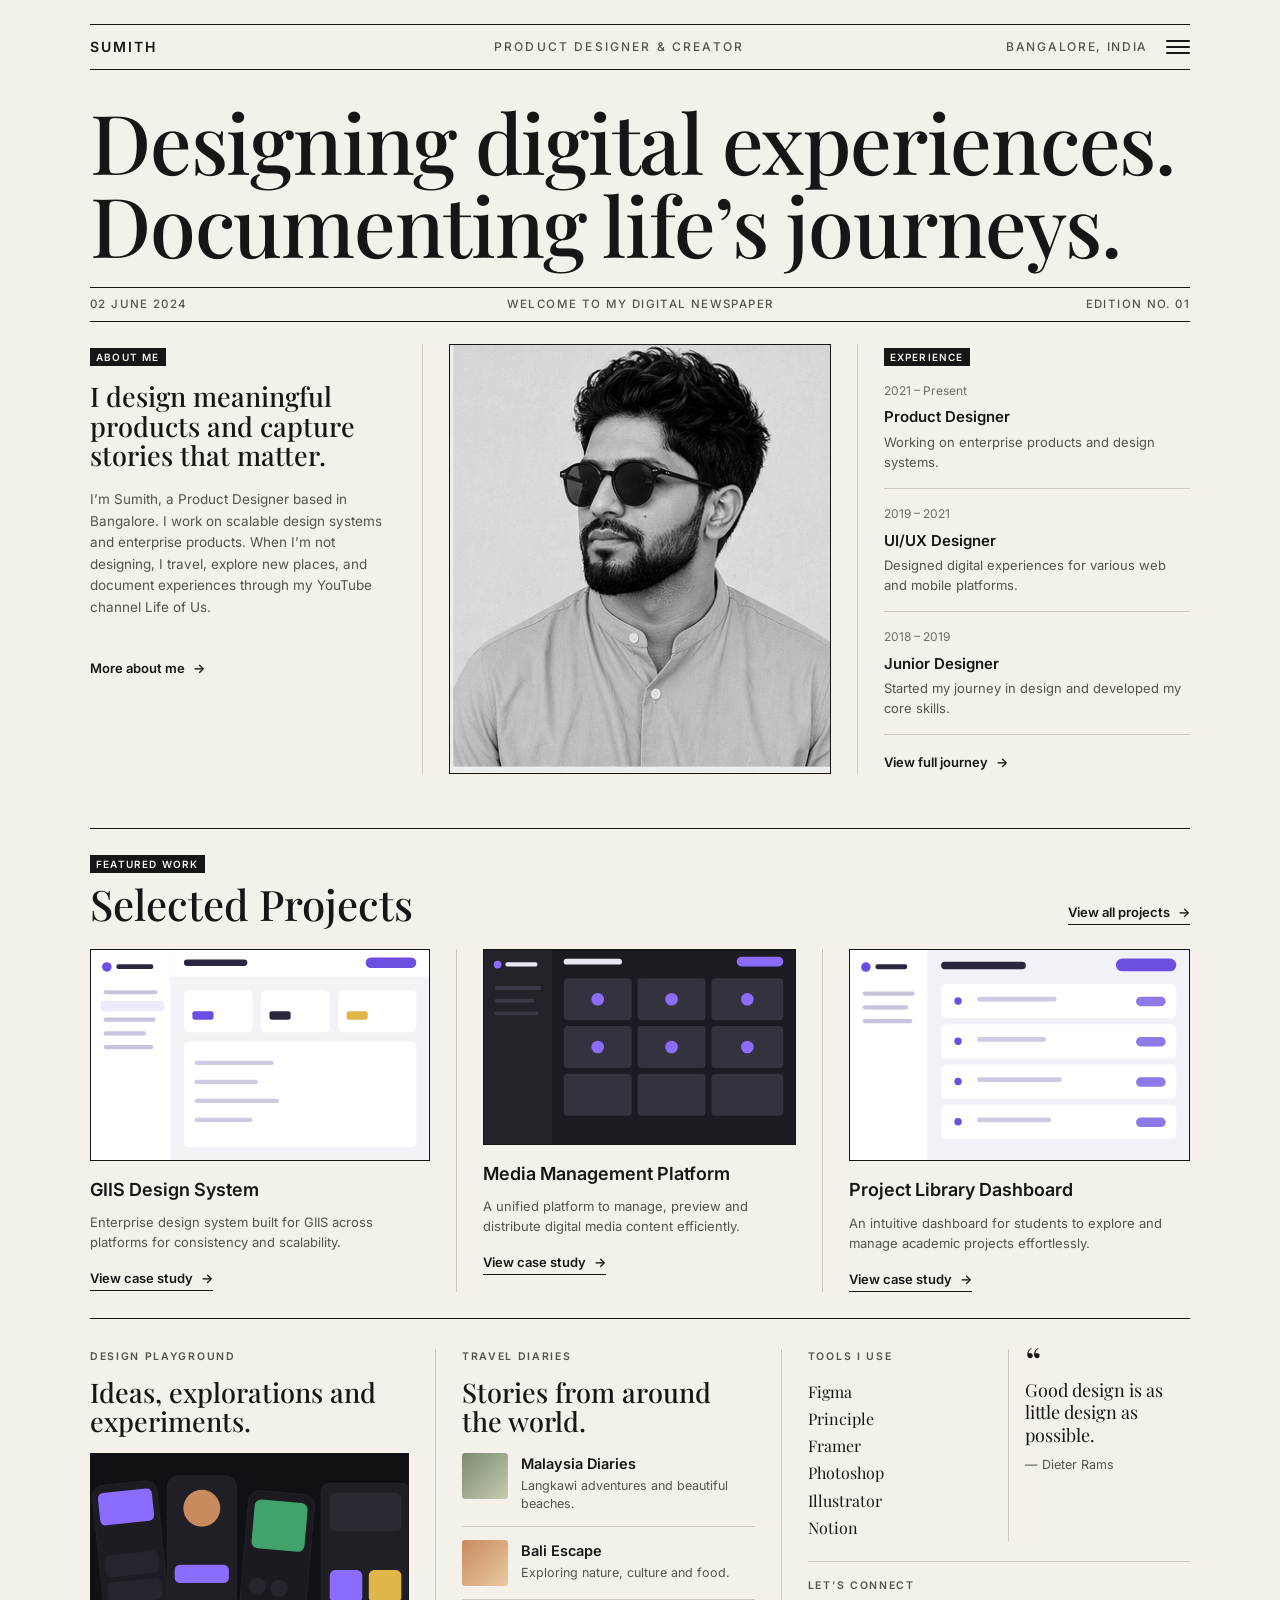
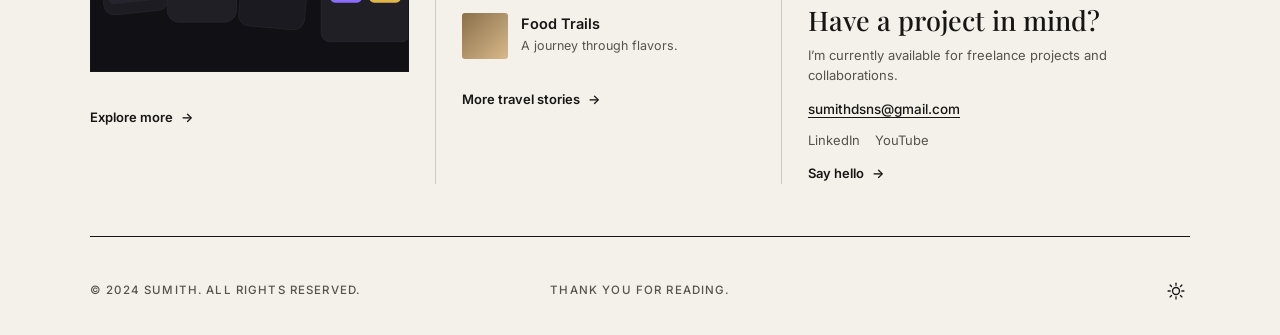
<file: index.html>
<!DOCTYPE html>
<html lang="en">
<head>
  <meta charset="UTF-8" />
  <meta name="viewport" content="width=device-width, initial-scale=1.0" />
  <title>Sumith — Product Designer &amp; Creator</title>
  <meta name="description" content="Sumith — Product Designer & Creator based in Bangalore, India. A digital newspaper portfolio." />
  <link rel="preconnect" href="https://fonts.googleapis.com" />
  <link rel="preconnect" href="https://fonts.gstatic.com" crossorigin />
  <link href="https://fonts.googleapis.com/css2?family=Playfair+Display:ital,wght@0,400;0,500;0,600;0,700;1,400&family=Inter:wght@400;500;600&display=swap" rel="stylesheet" />
  <link rel="stylesheet" href="styles.css" />
</head>
<body>
  <div class="paper">
    <!-- ===================== MASTHEAD / NAV (COMMON) ===================== -->
    <header class="masthead">
      <div class="masthead__inner">
        <span class="masthead__brand"><a href="index.html">SUMITH</a></span>
        <span class="masthead__center">PRODUCT DESIGNER &amp; CREATOR</span>
        <span class="masthead__right">BANGALORE, INDIA</span>
        <button class="menu-btn" id="menuBtn" aria-label="Open menu" aria-expanded="false">
          <span></span><span></span><span></span>
        </button>
      </div>
      <nav class="mobile-nav" id="mobileNav" aria-hidden="true">
        <a href="index.html">Home</a>
        <a href="about.html">About</a>
        <a href="projects.html">Projects</a>
        <a href="index.html#connect">Connect</a>
      </nav>
    </header>

    <!-- ===================== HERO HEADLINE ===================== -->
    <section class="hero">
      <h1 class="hero__title">Designing digital experiences.<br />Documenting life&rsquo;s journeys.</h1>
    </section>

    <!-- ===================== DATE / EDITION BAR ===================== -->
    <div class="dateline">
      <span class="dateline__left">02 JUNE 2024</span>
      <span class="dateline__center">WELCOME TO MY DIGITAL NEWSPAPER</span>
      <span class="dateline__right">EDITION NO. 01</span>
    </div>

    <!-- ===================== MAIN 3-COLUMN GRID ===================== -->
    <section class="lead-grid">
      <div class="col col--about" id="about">
        <span class="tag">ABOUT ME</span>
        <h2 class="col__headline">I design meaningful products and capture stories that matter.</h2>
        <p class="col__body">
          I&rsquo;m Sumith, a Product Designer based in Bangalore. I work on
          scalable design systems and enterprise products. When I&rsquo;m not
          designing, I travel, explore new places, and document experiences
          through my YouTube channel Life of Us.
        </p>
        <a href="about.html" class="link-arrow link-arrow--plain">More about me <span>&rarr;</span></a>
      </div>

      <div class="col col--portrait">
        <div class="portrait">
          <img src="assets/portrait.png" alt="Portrait of Sumith wearing sunglasses" />
        </div>
      </div>

      <div class="col col--experience" id="experience">
        <span class="tag">EXPERIENCE</span>
        <div class="xp">
          <p class="xp__years">2021 &ndash; Present</p>
          <h3 class="xp__role">Product Designer</h3>
          <p class="xp__desc">Working on enterprise products and design systems.</p>
        </div>
        <div class="xp">
          <p class="xp__years">2019 &ndash; 2021</p>
          <h3 class="xp__role">UI/UX Designer</h3>
          <p class="xp__desc">Designed digital experiences for various web and mobile platforms.</p>
        </div>
        <div class="xp">
          <p class="xp__years">2018 &ndash; 2019</p>
          <h3 class="xp__role">Junior Designer</h3>
          <p class="xp__desc">Started my journey in design and developed my core skills.</p>
        </div>
        <a href="about.html#journey" class="link-arrow link-arrow--plain">View full journey <span>&rarr;</span></a>
      </div>
    </section>

    <hr class="rule rule--thick" />

    <!-- ===================== FEATURED WORK ===================== -->
    <section class="work" id="work">
      <div class="work__head">
        <span class="tag">FEATURED WORK</span>
        <h2 class="section-title">Selected Projects</h2>
        <a href="projects.html" class="link-arrow work__all">View all projects <span>&rarr;</span></a>
      </div>

      <div class="projects">
        <article class="project">
          <div class="project__thumb"><img src="assets/project-1.svg" alt="GIIS Design System dashboard" /></div>
          <h3 class="project__title">GIIS Design System</h3>
          <p class="project__desc">Enterprise design system built for GIIS across platforms for consistency and scalability.</p>
          <a href="projects.html" class="link-arrow">View case study <span>&rarr;</span></a>
        </article>
        <article class="project">
          <div class="project__thumb"><img src="assets/project-2.svg" alt="Media Management Platform interface" /></div>
          <h3 class="project__title">Media Management Platform</h3>
          <p class="project__desc">A unified platform to manage, preview and distribute digital media content efficiently.</p>
          <a href="projects.html" class="link-arrow">View case study <span>&rarr;</span></a>
        </article>
        <article class="project">
          <div class="project__thumb"><img src="assets/project-3.svg" alt="Project Library Dashboard" /></div>
          <h3 class="project__title">Project Library Dashboard</h3>
          <p class="project__desc">An intuitive dashboard for students to explore and manage academic projects effortlessly.</p>
          <a href="projects.html" class="link-arrow">View case study <span>&rarr;</span></a>
        </article>
      </div>
    </section>

    <hr class="rule rule--thick" />

    <!-- ===================== BOTTOM 4-COLUMN GRID ===================== -->
    <section class="foot-grid">
      <div class="fcol fcol--playground" id="playground">
        <span class="label">DESIGN PLAYGROUND</span>
        <h2 class="fcol__headline">Ideas, explorations and experiments.</h2>
        <div class="playground__img"><img src="assets/playground.svg" alt="Collage of mobile app design explorations" /></div>
        <a href="projects.html" class="link-arrow link-arrow--plain">Explore more <span>&rarr;</span></a>
      </div>

      <div class="fcol fcol--travel">
        <span class="label">TRAVEL DIARIES</span>
        <h2 class="fcol__headline">Stories from around the world.</h2>
        <ul class="travel">
          <li class="travel__item"><span class="travel__thumb travel__thumb--1"></span><div><h4>Malaysia Diaries</h4><p>Langkawi adventures and beautiful beaches.</p></div></li>
          <li class="travel__item"><span class="travel__thumb travel__thumb--2"></span><div><h4>Bali Escape</h4><p>Exploring nature, culture and food.</p></div></li>
          <li class="travel__item"><span class="travel__thumb travel__thumb--3"></span><div><h4>Food Trails</h4><p>A journey through flavors.</p></div></li>
        </ul>
        <a href="#" class="link-arrow link-arrow--plain">More travel stories <span>&rarr;</span></a>
      </div>

      <div class="fcol fcol--tools">
        <div class="tools-quote">
          <div class="tools">
            <span class="label">TOOLS I USE</span>
            <ul class="tools__list">
              <li>Figma</li><li>Principle</li><li>Framer</li><li>Photoshop</li><li>Illustrator</li><li>Notion</li>
            </ul>
          </div>
          <div class="quote">
            <span class="quote__mark">&ldquo;</span>
            <p class="quote__text">Good design is as little design as possible.</p>
            <p class="quote__author">&mdash; Dieter Rams</p>
          </div>
        </div>

        <div class="connect" id="connect">
          <span class="label">LET&rsquo;S CONNECT</span>
          <h2 class="connect__headline">Have a project in mind?</h2>
          <p class="connect__body">I&rsquo;m currently available for freelance projects and collaborations.</p>
          <a class="connect__email" href="mailto:sumithdsns@gmail.com">sumithdsns@gmail.com</a>
          <p class="connect__socials">
            <a href="http://linkedin.com/in/sumith-krishnan" target="_blank" rel="noopener">LinkedIn</a><a href="#">YouTube</a>
          </p>
          <a href="mailto:sumithdsns@gmail.com" class="link-arrow link-arrow--plain">Say hello <span>&rarr;</span></a>
        </div>
      </div>
    </section>

    <hr class="rule rule--thick" />

    <!-- ===================== FOOTER ===================== -->
    <footer class="colophon">
      <span class="colophon__left">&copy; 2024 SUMITH. ALL RIGHTS RESERVED.</span>
      <span class="colophon__center">THANK YOU FOR READING.</span>
      <button class="theme-toggle" id="themeToggle" aria-label="Toggle theme" title="Toggle light / dark">
        <svg class="icon-sun" viewBox="0 0 24 24" width="20" height="20" aria-hidden="true">
          <circle cx="12" cy="12" r="4.2" fill="none" stroke="currentColor" stroke-width="1.6"/>
          <g stroke="currentColor" stroke-width="1.6" stroke-linecap="round">
            <line x1="12" y1="2.5" x2="12" y2="5"/><line x1="12" y1="19" x2="12" y2="21.5"/>
            <line x1="2.5" y1="12" x2="5" y2="12"/><line x1="19" y1="12" x2="21.5" y2="12"/>
            <line x1="4.9" y1="4.9" x2="6.6" y2="6.6"/><line x1="17.4" y1="17.4" x2="19.1" y2="19.1"/>
            <line x1="4.9" y1="19.1" x2="6.6" y2="17.4"/><line x1="17.4" y1="6.6" x2="19.1" y2="4.9"/>
          </g>
        </svg>
        <svg class="icon-moon" viewBox="0 0 24 24" width="20" height="20" aria-hidden="true">
          <path d="M21 12.8A9 9 0 1 1 11.2 3a7 7 0 0 0 9.8 9.8z" fill="none" stroke="currentColor" stroke-width="1.6" stroke-linejoin="round"/>
        </svg>
      </button>
    </footer>
  </div>

  <script src="script.js"></script>
</body>
</html>
</file>
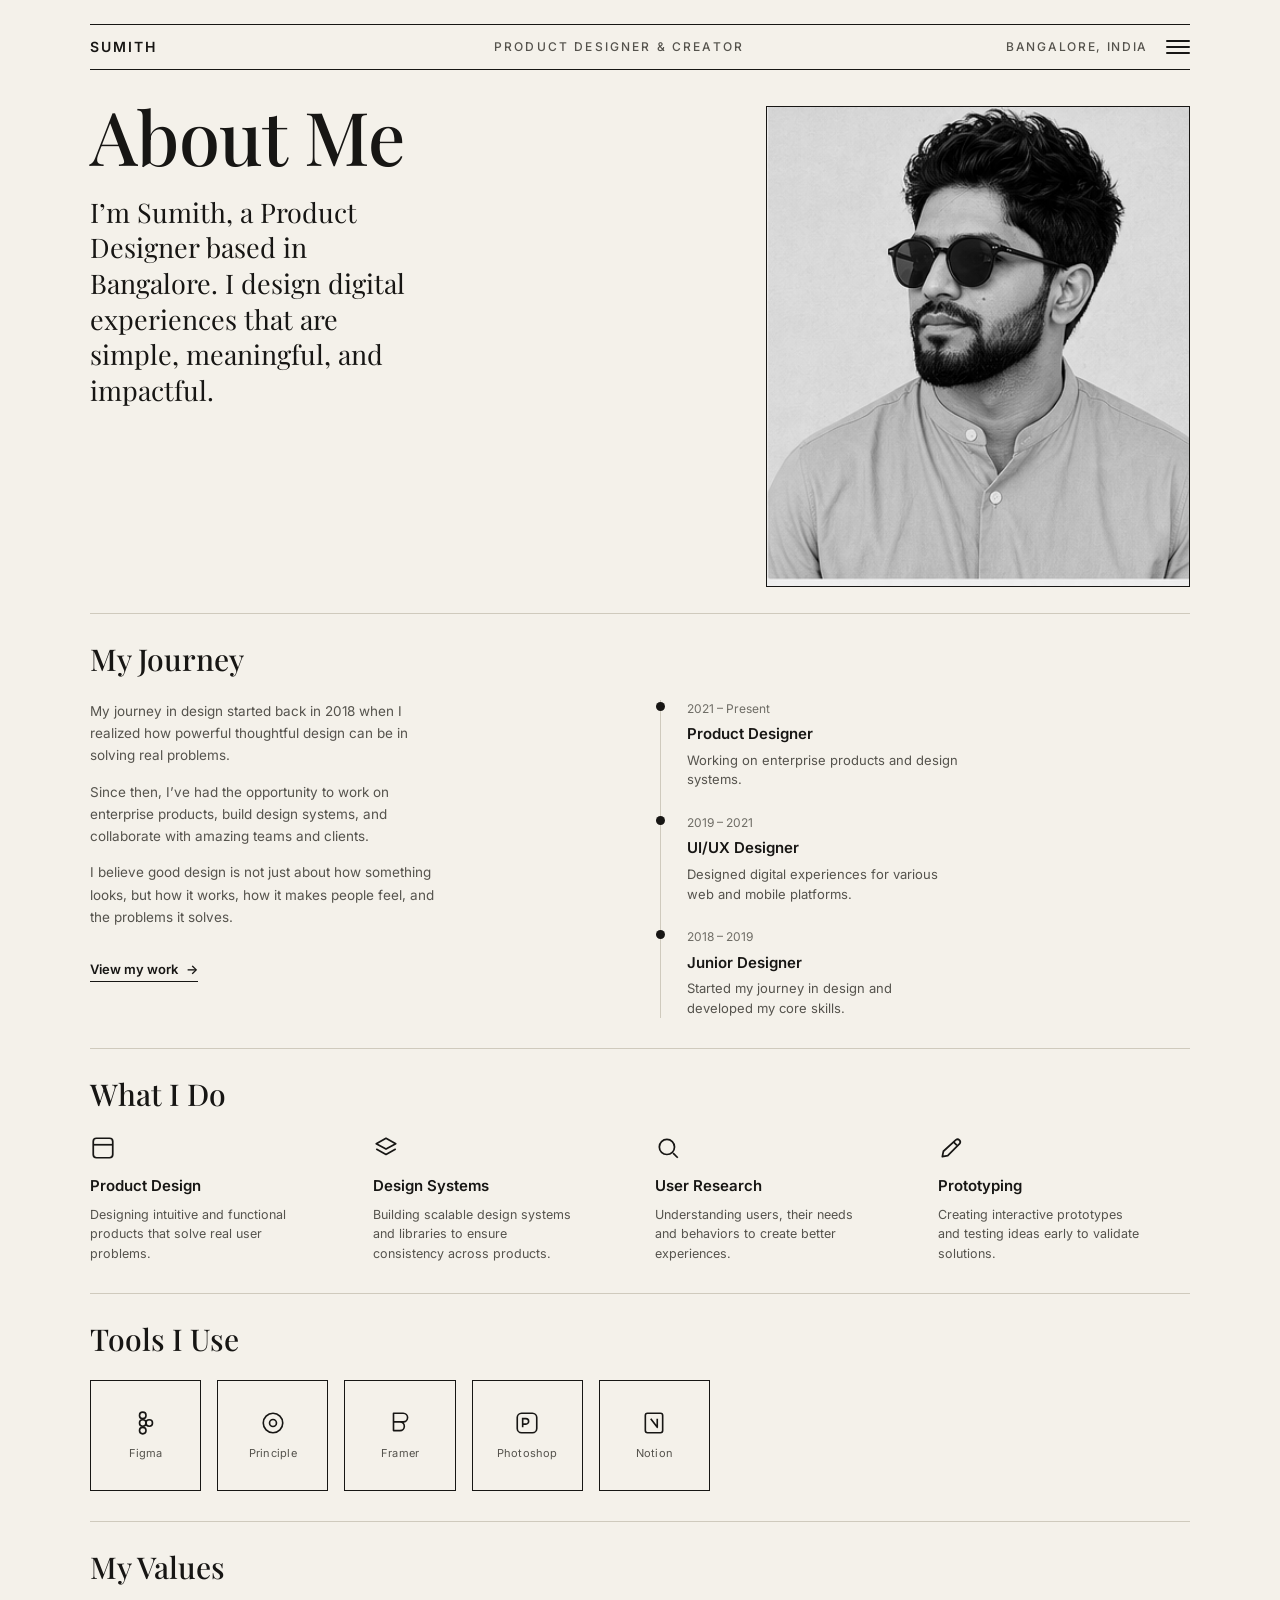
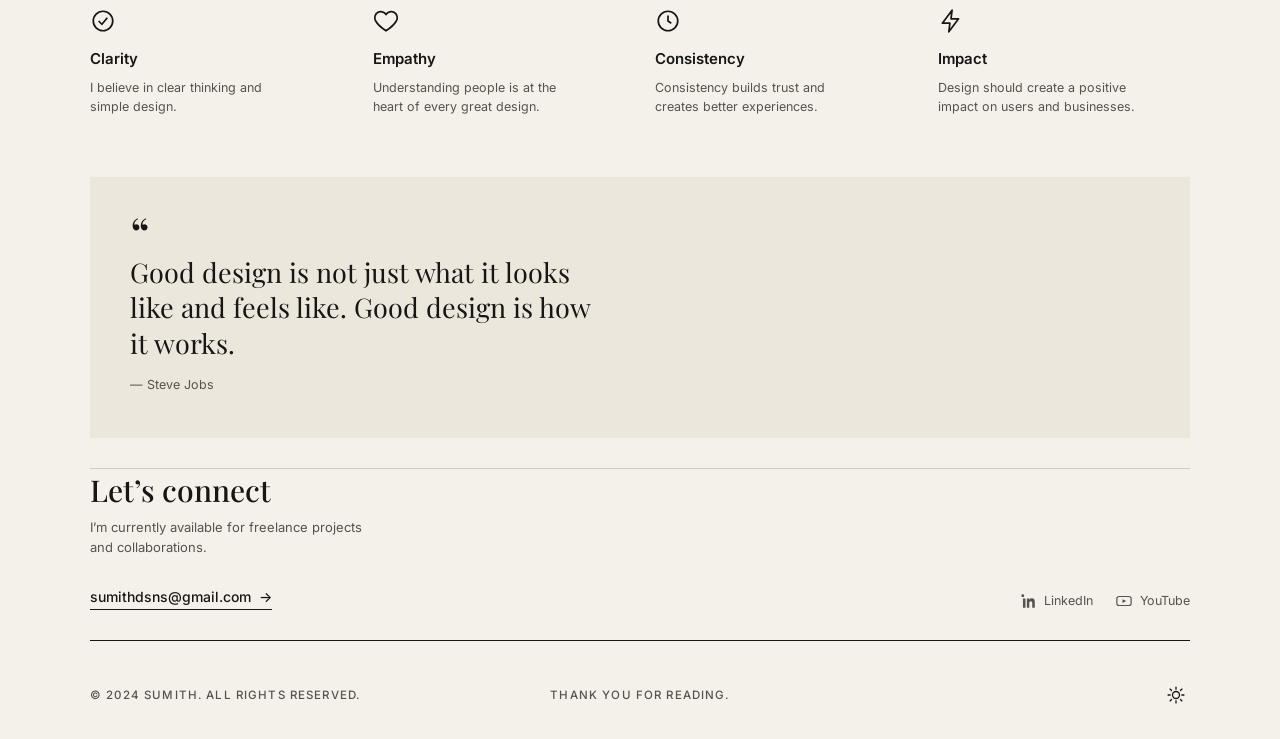
<file: about.html>
<!DOCTYPE html>
<html lang="en">
<head>
  <meta charset="UTF-8" />
  <meta name="viewport" content="width=device-width, initial-scale=1.0" />
  <title>About — Sumith</title>
  <meta name="description" content="About Sumith — Product Designer based in Bangalore. Journey, skills, tools and values." />
  <link rel="preconnect" href="https://fonts.googleapis.com" />
  <link rel="preconnect" href="https://fonts.gstatic.com" crossorigin />
  <link href="https://fonts.googleapis.com/css2?family=Playfair+Display:ital,wght@0,400;0,500;0,600;0,700;1,400&family=Inter:wght@400;500;600&display=swap" rel="stylesheet" />
  <link rel="stylesheet" href="styles.css" />
</head>
<body>
  <div class="paper">
    <!-- ===================== MASTHEAD / NAV (COMMON) ===================== -->
    <header class="masthead">
      <div class="masthead__inner">
        <span class="masthead__brand"><a href="index.html">SUMITH</a></span>
        <span class="masthead__center">PRODUCT DESIGNER &amp; CREATOR</span>
        <span class="masthead__right">BANGALORE, INDIA</span>
        <button class="menu-btn" id="menuBtn" aria-label="Open menu" aria-expanded="false">
          <span></span><span></span><span></span>
        </button>
      </div>
      <nav class="mobile-nav" id="mobileNav" aria-hidden="true">
        <a href="index.html">Home</a>
        <a href="about.html">About</a>
        <a href="projects.html">Projects</a>
        <a href="index.html#connect">Connect</a>
      </nav>
    </header>

    <!-- ===================== ABOUT HERO ===================== -->
    <section class="about-hero">
      <div class="about-hero__text">
        <h1 class="about-hero__title">About Me</h1>
        <p class="about-hero__lead">
          I&rsquo;m Sumith, a Product Designer based in Bangalore.
          I design digital experiences that are simple, meaningful, and impactful.
        </p>
      </div>
      <div class="about-hero__img">
        <img src="assets/portrait.png" alt="Portrait of Sumith wearing sunglasses" />
      </div>
    </section>

    <!-- ===================== MY JOURNEY ===================== -->
    <section class="sec" id="journey">
      <h2 class="sec__title">My Journey</h2>
      <div class="journey">
        <div class="journey__narrative">
          <p>My journey in design started back in 2018 when I realized how powerful thoughtful design can be in solving real problems.</p>
          <p>Since then, I&rsquo;ve had the opportunity to work on enterprise products, build design systems, and collaborate with amazing teams and clients.</p>
          <p>I believe good design is not just about how something looks, but how it works, how it makes people feel, and the problems it solves.</p>
          <a href="index.html#work" class="link-arrow">View my work <span>&rarr;</span></a>
        </div>
        <ul class="timeline">
          <li class="timeline__item">
            <p class="timeline__years">2021 &ndash; Present</p>
            <h3 class="timeline__role">Product Designer</h3>
            <p class="timeline__desc">Working on enterprise products and design systems.</p>
          </li>
          <li class="timeline__item">
            <p class="timeline__years">2019 &ndash; 2021</p>
            <h3 class="timeline__role">UI/UX Designer</h3>
            <p class="timeline__desc">Designed digital experiences for various web and mobile platforms.</p>
          </li>
          <li class="timeline__item">
            <p class="timeline__years">2018 &ndash; 2019</p>
            <h3 class="timeline__role">Junior Designer</h3>
            <p class="timeline__desc">Started my journey in design and developed my core skills.</p>
          </li>
        </ul>
      </div>
    </section>

    <!-- ===================== WHAT I DO ===================== -->
    <section class="sec whatido" id="whatido">
      <h2 class="sec__title">What I Do</h2>
      <div class="icon-grid">
        <div class="icon-card">
          <span class="icon-card__ico"><svg width="26" height="26" viewBox="0 0 24 24" fill="none" stroke="currentColor" stroke-width="1.6"><rect x="3" y="3" width="18" height="18" rx="3"/><path d="M3 9h18"/></svg></span>
          <h3>Product Design</h3>
          <p>Designing intuitive and functional products that solve real user problems.</p>
        </div>
        <div class="icon-card">
          <span class="icon-card__ico"><svg width="26" height="26" viewBox="0 0 24 24" fill="none" stroke="currentColor" stroke-width="1.6" stroke-linejoin="round"><path d="M12 3l9 5-9 5-9-5 9-5z"/><path d="M3 13l9 5 9-5"/></svg></span>
          <h3>Design Systems</h3>
          <p>Building scalable design systems and libraries to ensure consistency across products.</p>
        </div>
        <div class="icon-card">
          <span class="icon-card__ico"><svg width="26" height="26" viewBox="0 0 24 24" fill="none" stroke="currentColor" stroke-width="1.6"><circle cx="11" cy="11" r="7"/><path d="M21 21l-4.3-4.3"/></svg></span>
          <h3>User Research</h3>
          <p>Understanding users, their needs and behaviors to create better experiences.</p>
        </div>
        <div class="icon-card">
          <span class="icon-card__ico"><svg width="26" height="26" viewBox="0 0 24 24" fill="none" stroke="currentColor" stroke-width="1.6" stroke-linejoin="round"><path d="M4 20l5-1L20 8a2.5 2.5 0 0 0-3.5-3.5L5 15l-1 5z"/><path d="M14.5 6.5l3 3"/></svg></span>
          <h3>Prototyping</h3>
          <p>Creating interactive prototypes and testing ideas early to validate solutions.</p>
        </div>
      </div>
    </section>

    <!-- ===================== TOOLS I USE ===================== -->
    <section class="sec" id="tools">
      <h2 class="sec__title">Tools I Use</h2>
      <div class="tool-row">
        <div class="tool">
          <span class="tool__ico"><svg width="26" height="26" viewBox="0 0 24 24" fill="none" stroke="currentColor" stroke-width="1.5"><circle cx="9" cy="5" r="3"/><circle cx="9" cy="12" r="3"/><circle cx="9" cy="19" r="3"/><circle cx="15" cy="12" r="3"/></svg></span>
          <span class="tool__name">Figma</span>
        </div>
        <div class="tool">
          <span class="tool__ico"><svg width="26" height="26" viewBox="0 0 24 24" fill="none" stroke="currentColor" stroke-width="1.5"><circle cx="12" cy="12" r="9"/><circle cx="12" cy="12" r="3.2"/></svg></span>
          <span class="tool__name">Principle</span>
        </div>
        <div class="tool">
          <span class="tool__ico"><svg width="26" height="26" viewBox="0 0 24 24" fill="none" stroke="currentColor" stroke-width="1.5" stroke-linejoin="round"><path d="M6 3h9a4 4 0 0 1 0 8H6zM6 11h6a4 4 0 0 1 0 8H6z"/></svg></span>
          <span class="tool__name">Framer</span>
        </div>
        <div class="tool">
          <span class="tool__ico"><svg width="26" height="26" viewBox="0 0 24 24" fill="none" stroke="currentColor" stroke-width="1.5"><rect x="3" y="3" width="18" height="18" rx="4"/><path d="M8 16V8h3a2.5 2.5 0 0 1 0 5H8"/></svg></span>
          <span class="tool__name">Photoshop</span>
        </div>
        <div class="tool">
          <span class="tool__ico"><svg width="26" height="26" viewBox="0 0 24 24" fill="none" stroke="currentColor" stroke-width="1.5" stroke-linejoin="round"><rect x="4" y="3" width="16" height="18" rx="2"/><path d="M9 8l6 8V8"/></svg></span>
          <span class="tool__name">Notion</span>
        </div>
      </div>
    </section>

    <!-- ===================== MY VALUES ===================== -->
    <section class="sec" id="values">
      <h2 class="sec__title">My Values</h2>
      <div class="icon-grid">
        <div class="icon-card">
          <span class="icon-card__ico"><svg width="26" height="26" viewBox="0 0 24 24" fill="none" stroke="currentColor" stroke-width="1.6"><circle cx="12" cy="12" r="9"/><path d="M8 12l3 3 5-6"/></svg></span>
          <h3>Clarity</h3>
          <p>I believe in clear thinking and simple design.</p>
        </div>
        <div class="icon-card">
          <span class="icon-card__ico"><svg width="26" height="26" viewBox="0 0 24 24" fill="none" stroke="currentColor" stroke-width="1.6" stroke-linejoin="round"><path d="M12 21s-7-4.5-9.5-9A5 5 0 0 1 12 6a5 5 0 0 1 9.5 6c-2.5 4.5-9.5 9-9.5 9z"/></svg></span>
          <h3>Empathy</h3>
          <p>Understanding people is at the heart of every great design.</p>
        </div>
        <div class="icon-card">
          <span class="icon-card__ico"><svg width="26" height="26" viewBox="0 0 24 24" fill="none" stroke="currentColor" stroke-width="1.6"><circle cx="12" cy="12" r="9"/><path d="M12 7v5l3 2"/></svg></span>
          <h3>Consistency</h3>
          <p>Consistency builds trust and creates better experiences.</p>
        </div>
        <div class="icon-card">
          <span class="icon-card__ico"><svg width="26" height="26" viewBox="0 0 24 24" fill="none" stroke="currentColor" stroke-width="1.6" stroke-linejoin="round"><path d="M13 2L4 14h7l-1 8 9-12h-7l1-8z"/></svg></span>
          <h3>Impact</h3>
          <p>Design should create a positive impact on users and businesses.</p>
        </div>
      </div>
    </section>

    <!-- ===================== QUOTE ===================== -->
    <section class="quote-block">
      <span class="quote-block__mark">&ldquo;</span>
      <p class="quote-block__text">Good design is not just what it looks like and feels like. Good design is how it works.</p>
      <p class="quote-block__author">&mdash; Steve Jobs</p>
    </section>

    <!-- ===================== LET'S CONNECT ===================== -->
    <section class="sec connect-row" id="connect">
      <div class="connect-row__left">
        <h2 class="sec__title">Let&rsquo;s connect</h2>
        <p class="connect-row__body">I&rsquo;m currently available for freelance projects and collaborations.</p>
        <a class="connect-row__email link-arrow" href="mailto:sumithdsns@gmail.com">sumithdsns@gmail.com <span>&rarr;</span></a>
      </div>
      <div class="social-set">
        <a href="http://linkedin.com/in/sumith-krishnan" target="_blank" rel="noopener"><span class="ico"><svg width="18" height="18" viewBox="0 0 24 24" fill="currentColor"><path d="M6.94 5A1.94 1.94 0 1 1 5 3.06 1.94 1.94 0 0 1 6.94 5zM5.25 8.5h3.38V21H5.25zM10.5 8.5h3.24v1.71h.05a3.55 3.55 0 0 1 3.2-1.76c3.42 0 4.05 2.25 4.05 5.18V21h-3.38v-5.52c0-1.32 0-3-1.85-3s-2.13 1.44-2.13 2.92V21H10.5z"/></svg></span>LinkedIn</a>
        <a href="#"><span class="ico"><svg width="18" height="18" viewBox="0 0 24 24" fill="none" stroke="currentColor" stroke-width="1.6" stroke-linejoin="round"><rect x="2.5" y="6" width="19" height="12" rx="3"/><path d="M10 9.5l5 2.5-5 2.5z" fill="currentColor" stroke="none"/></svg></span>YouTube</a>
      </div>
    </section>

    <hr class="rule rule--thick" />

    <!-- ===================== FOOTER ===================== -->
    <footer class="colophon">
      <span class="colophon__left">&copy; 2024 SUMITH. ALL RIGHTS RESERVED.</span>
      <span class="colophon__center">THANK YOU FOR READING.</span>
      <button class="theme-toggle" id="themeToggle" aria-label="Toggle theme" title="Toggle light / dark">
        <svg class="icon-sun" viewBox="0 0 24 24" width="20" height="20" aria-hidden="true">
          <circle cx="12" cy="12" r="4.2" fill="none" stroke="currentColor" stroke-width="1.6"/>
          <g stroke="currentColor" stroke-width="1.6" stroke-linecap="round">
            <line x1="12" y1="2.5" x2="12" y2="5"/><line x1="12" y1="19" x2="12" y2="21.5"/>
            <line x1="2.5" y1="12" x2="5" y2="12"/><line x1="19" y1="12" x2="21.5" y2="12"/>
            <line x1="4.9" y1="4.9" x2="6.6" y2="6.6"/><line x1="17.4" y1="17.4" x2="19.1" y2="19.1"/>
            <line x1="4.9" y1="19.1" x2="6.6" y2="17.4"/><line x1="17.4" y1="6.6" x2="19.1" y2="4.9"/>
          </g>
        </svg>
        <svg class="icon-moon" viewBox="0 0 24 24" width="20" height="20" aria-hidden="true">
          <path d="M21 12.8A9 9 0 1 1 11.2 3a7 7 0 0 0 9.8 9.8z" fill="none" stroke="currentColor" stroke-width="1.6" stroke-linejoin="round"/>
        </svg>
      </button>
    </footer>
  </div>

  <script src="script.js"></script>
</body>
</html>
</file>
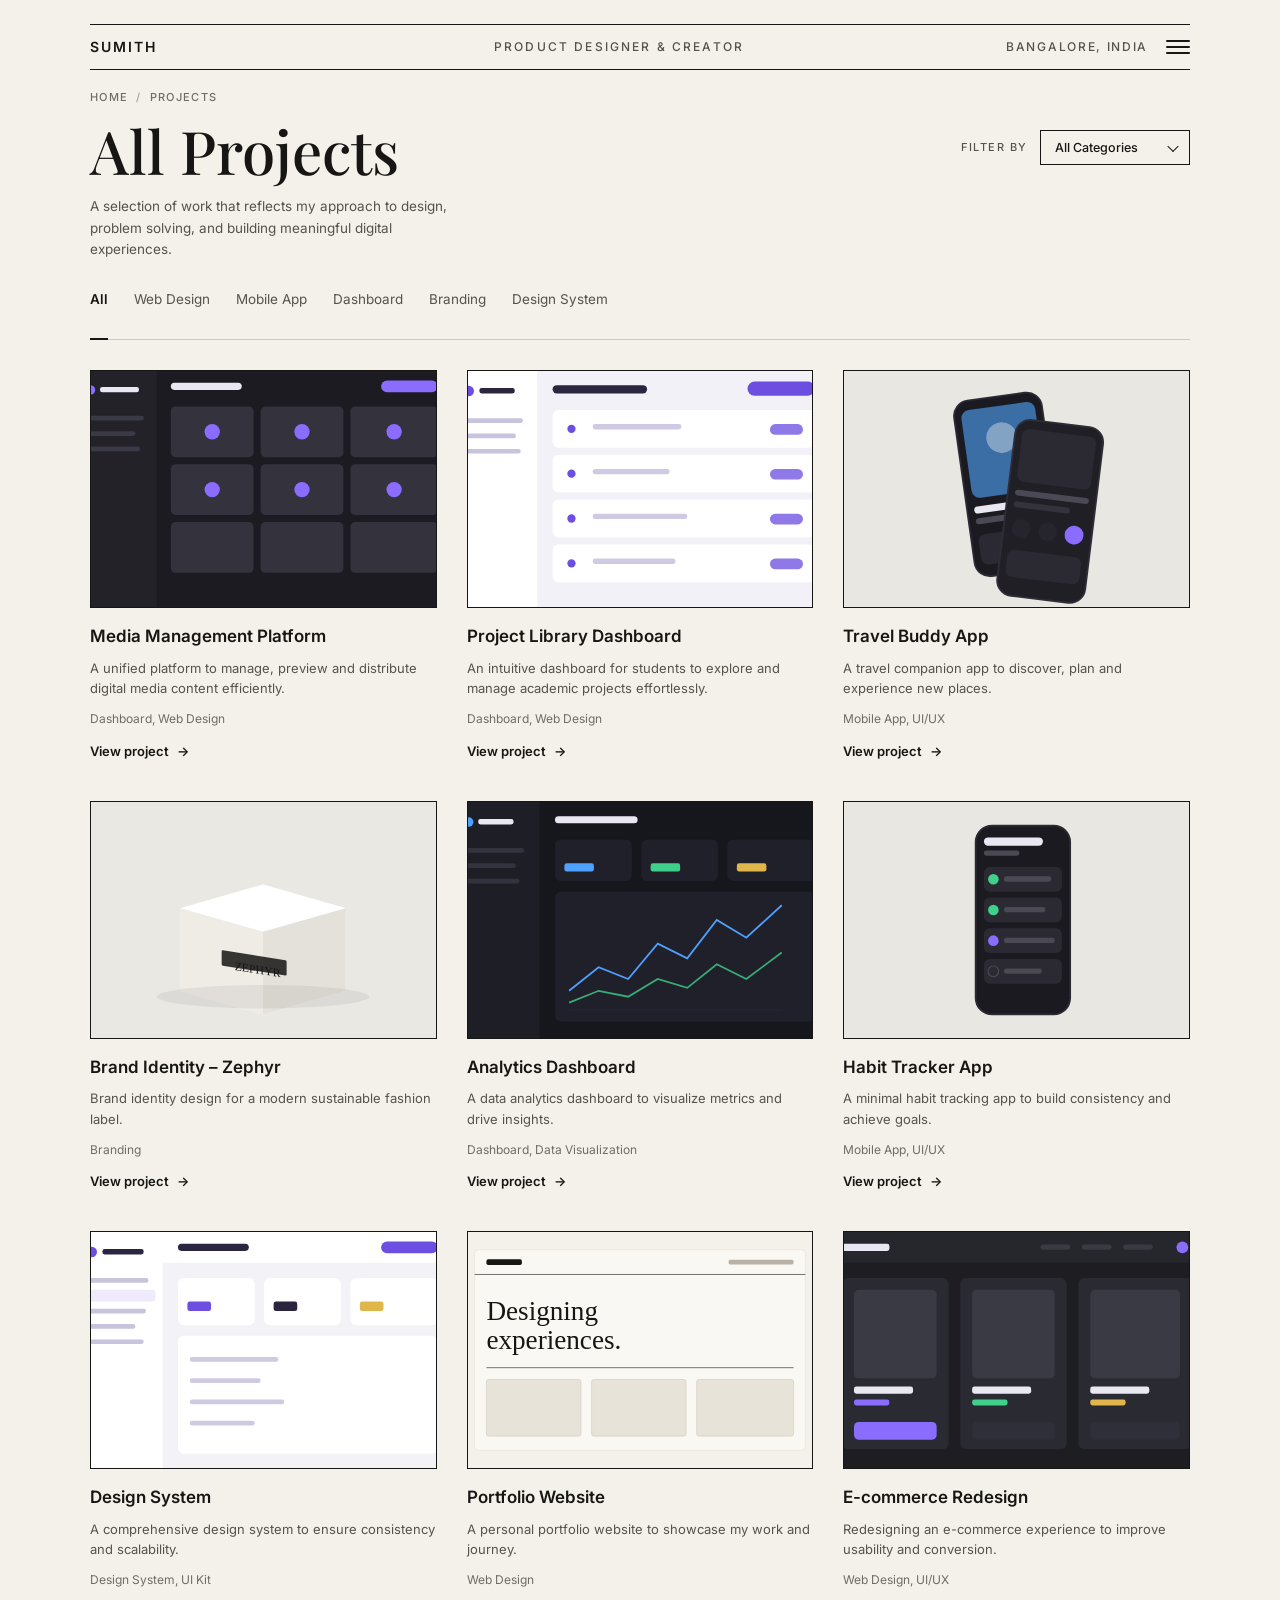
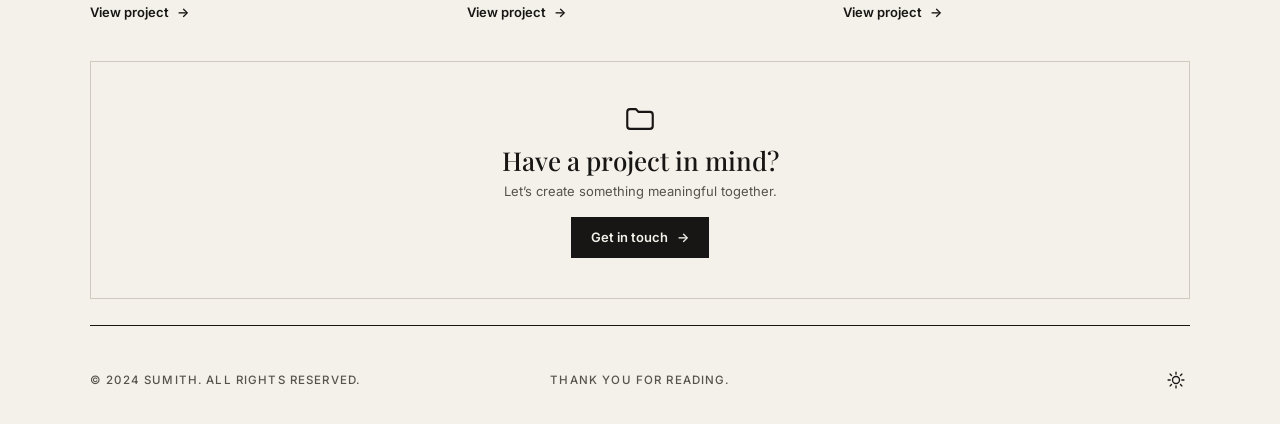
<file: projects.html>
<!DOCTYPE html>
<html lang="en">
<head>
  <meta charset="UTF-8" />
  <meta name="viewport" content="width=device-width, initial-scale=1.0" />
  <title>All Projects — Sumith</title>
  <meta name="description" content="All Projects by Sumith — a selection of work across product design, dashboards, mobile apps, branding and design systems." />
  <link rel="preconnect" href="https://fonts.googleapis.com" />
  <link rel="preconnect" href="https://fonts.gstatic.com" crossorigin />
  <link href="https://fonts.googleapis.com/css2?family=Playfair+Display:ital,wght@0,400;0,500;0,600;0,700;1,400&family=Inter:wght@400;500;600&display=swap" rel="stylesheet" />
  <link rel="stylesheet" href="styles.css" />
</head>
<body>
  <div class="paper">
    <!-- ===================== MASTHEAD / NAV (COMMON) ===================== -->
    <header class="masthead">
      <div class="masthead__inner">
        <span class="masthead__brand"><a href="index.html">SUMITH</a></span>
        <span class="masthead__center">PRODUCT DESIGNER &amp; CREATOR</span>
        <span class="masthead__right">BANGALORE, INDIA</span>
        <button class="menu-btn" id="menuBtn" aria-label="Open menu" aria-expanded="false">
          <span></span><span></span><span></span>
        </button>
      </div>
      <nav class="mobile-nav" id="mobileNav" aria-hidden="true">
        <a href="index.html">Home</a>
        <a href="about.html">About</a>
        <a href="projects.html">Projects</a>
        <a href="index.html#connect">Connect</a>
      </nav>
    </header>

    <!-- ===================== BREADCRUMB ===================== -->
    <nav class="breadcrumb" aria-label="Breadcrumb">
      <a href="index.html">HOME</a>
      <span class="sep">/</span>
      <span>PROJECTS</span>
    </nav>

    <!-- ===================== HEADER ===================== -->
    <section class="proj-head">
      <div class="proj-head__left">
        <h1 class="proj-head__title">All Projects</h1>
        <p class="proj-head__lead">A selection of work that reflects my approach to design, problem solving, and building meaningful digital experiences.</p>
      </div>
      <div class="filter-by">
        <span class="filter-by__label">FILTER BY</span>
        <span class="select-wrap">
          <select id="catSelect" aria-label="Filter by category">
            <option value="all">All Categories</option>
            <option value="web">Web Design</option>
            <option value="mobile">Mobile App</option>
            <option value="dashboard">Dashboard</option>
            <option value="branding">Branding</option>
            <option value="system">Design System</option>
          </select>
        </span>
      </div>
    </section>

    <!-- ===================== CATEGORY TABS ===================== -->
    <div class="cat-tabs" id="catTabs" role="tablist">
      <button class="cat-tab active" data-cat="all" role="tab">All</button>
      <button class="cat-tab" data-cat="web" role="tab">Web Design</button>
      <button class="cat-tab" data-cat="mobile" role="tab">Mobile App</button>
      <button class="cat-tab" data-cat="dashboard" role="tab">Dashboard</button>
      <button class="cat-tab" data-cat="branding" role="tab">Branding</button>
      <button class="cat-tab" data-cat="system" role="tab">Design System</button>
    </div>

    <!-- ===================== PROJECTS GRID ===================== -->
    <section class="proj-grid" id="projGrid">
      <article class="pcard" data-cats="dashboard web">
        <div class="pcard__thumb"><img src="assets/project-2.svg" alt="Media Management Platform" /></div>
        <h3 class="pcard__title">Media Management Platform</h3>
        <p class="pcard__desc">A unified platform to manage, preview and distribute digital media content efficiently.</p>
        <p class="pcard__cats">Dashboard, Web Design</p>
        <a href="#" class="pcard__link">View project <span>&rarr;</span></a>
      </article>
      <article class="pcard" data-cats="dashboard web">
        <div class="pcard__thumb"><img src="assets/project-3.svg" alt="Project Library Dashboard" /></div>
        <h3 class="pcard__title">Project Library Dashboard</h3>
        <p class="pcard__desc">An intuitive dashboard for students to explore and manage academic projects effortlessly.</p>
        <p class="pcard__cats">Dashboard, Web Design</p>
        <a href="#" class="pcard__link">View project <span>&rarr;</span></a>
      </article>
      <article class="pcard" data-cats="mobile">
        <div class="pcard__thumb"><img src="assets/proj-travel.svg" alt="Travel Buddy App" /></div>
        <h3 class="pcard__title">Travel Buddy App</h3>
        <p class="pcard__desc">A travel companion app to discover, plan and experience new places.</p>
        <p class="pcard__cats">Mobile App, UI/UX</p>
        <a href="#" class="pcard__link">View project <span>&rarr;</span></a>
      </article>
      <article class="pcard" data-cats="branding">
        <div class="pcard__thumb"><img src="assets/proj-brand.svg" alt="Brand Identity Zephyr" /></div>
        <h3 class="pcard__title">Brand Identity &ndash; Zephyr</h3>
        <p class="pcard__desc">Brand identity design for a modern sustainable fashion label.</p>
        <p class="pcard__cats">Branding</p>
        <a href="#" class="pcard__link">View project <span>&rarr;</span></a>
      </article>
      <article class="pcard" data-cats="dashboard">
        <div class="pcard__thumb"><img src="assets/proj-analytics.svg" alt="Analytics Dashboard" /></div>
        <h3 class="pcard__title">Analytics Dashboard</h3>
        <p class="pcard__desc">A data analytics dashboard to visualize metrics and drive insights.</p>
        <p class="pcard__cats">Dashboard, Data Visualization</p>
        <a href="#" class="pcard__link">View project <span>&rarr;</span></a>
      </article>
      <article class="pcard" data-cats="mobile">
        <div class="pcard__thumb"><img src="assets/proj-habit.svg" alt="Habit Tracker App" /></div>
        <h3 class="pcard__title">Habit Tracker App</h3>
        <p class="pcard__desc">A minimal habit tracking app to build consistency and achieve goals.</p>
        <p class="pcard__cats">Mobile App, UI/UX</p>
        <a href="#" class="pcard__link">View project <span>&rarr;</span></a>
      </article>
      <article class="pcard" data-cats="system web">
        <div class="pcard__thumb"><img src="assets/project-1.svg" alt="Design System" /></div>
        <h3 class="pcard__title">Design System</h3>
        <p class="pcard__desc">A comprehensive design system to ensure consistency and scalability.</p>
        <p class="pcard__cats">Design System, UI Kit</p>
        <a href="#" class="pcard__link">View project <span>&rarr;</span></a>
      </article>
      <article class="pcard" data-cats="web">
        <div class="pcard__thumb"><img src="assets/proj-portfolio.svg" alt="Portfolio Website" /></div>
        <h3 class="pcard__title">Portfolio Website</h3>
        <p class="pcard__desc">A personal portfolio website to showcase my work and journey.</p>
        <p class="pcard__cats">Web Design</p>
        <a href="#" class="pcard__link">View project <span>&rarr;</span></a>
      </article>
      <article class="pcard" data-cats="web mobile">
        <div class="pcard__thumb"><img src="assets/proj-ecom.svg" alt="E-commerce Redesign" /></div>
        <h3 class="pcard__title">E-commerce Redesign</h3>
        <p class="pcard__desc">Redesigning an e-commerce experience to improve usability and conversion.</p>
        <p class="pcard__cats">Web Design, UI/UX</p>
        <a href="#" class="pcard__link">View project <span>&rarr;</span></a>
      </article>
    </section>

    <!-- ===================== CTA ===================== -->
    <section class="cta">
      <span class="cta__ico"><svg width="34" height="34" viewBox="0 0 24 24" fill="none" stroke="currentColor" stroke-width="1.5" stroke-linejoin="round"><path d="M3 7a2 2 0 0 1 2-2h4l2 2h8a2 2 0 0 1 2 2v8a2 2 0 0 1-2 2H5a2 2 0 0 1-2-2z"/></svg></span>
      <h2 class="cta__title">Have a project in mind?</h2>
      <p class="cta__body">Let&rsquo;s create something meaningful together.</p>
      <a href="mailto:sumithdsns@gmail.com" class="cta__btn">Get in touch <span>&rarr;</span></a>
    </section>

    <hr class="rule rule--thick" />

    <!-- ===================== FOOTER ===================== -->
    <footer class="colophon">
      <span class="colophon__left">&copy; 2024 SUMITH. ALL RIGHTS RESERVED.</span>
      <span class="colophon__center">THANK YOU FOR READING.</span>
      <button class="theme-toggle" id="themeToggle" aria-label="Toggle theme" title="Toggle light / dark">
        <svg class="icon-sun" viewBox="0 0 24 24" width="20" height="20" aria-hidden="true">
          <circle cx="12" cy="12" r="4.2" fill="none" stroke="currentColor" stroke-width="1.6"/>
          <g stroke="currentColor" stroke-width="1.6" stroke-linecap="round">
            <line x1="12" y1="2.5" x2="12" y2="5"/><line x1="12" y1="19" x2="12" y2="21.5"/>
            <line x1="2.5" y1="12" x2="5" y2="12"/><line x1="19" y1="12" x2="21.5" y2="12"/>
            <line x1="4.9" y1="4.9" x2="6.6" y2="6.6"/><line x1="17.4" y1="17.4" x2="19.1" y2="19.1"/>
            <line x1="4.9" y1="19.1" x2="6.6" y2="17.4"/><line x1="17.4" y1="6.6" x2="19.1" y2="4.9"/>
          </g>
        </svg>
        <svg class="icon-moon" viewBox="0 0 24 24" width="20" height="20" aria-hidden="true">
          <path d="M21 12.8A9 9 0 1 1 11.2 3a7 7 0 0 0 9.8 9.8z" fill="none" stroke="currentColor" stroke-width="1.6" stroke-linejoin="round"/>
        </svg>
      </button>
    </footer>
  </div>

  <script src="script.js"></script>
</body>
</html>
</file>
<file: styles.css>
/* =========================================================
   Sumith — Digital Newspaper Portfolio
   styles.css  (shared: home + about + projects)
   ========================================================= */

:root {
  --bg: #f4f1ea;
  --ink: #171614;
  --ink-soft: #55534d;
  --ink-mute: #6f6d66;
  --line: #cfcabd;
  --line-strong: #171614;
  --badge-bg: #171614;
  --badge-fg: #f4f1ea;
  --quote-bg: #ece7dc;
  --card-bg: #efece4;
  --serif: "Playfair Display", Georgia, "Times New Roman", serif;
  --sans: "Inter", -apple-system, BlinkMacSystemFont, "Segoe UI", Arial, sans-serif;
  --maxw: 1180px;
  --pad: 40px;
  --gut: 26px;
}

html[data-theme="dark"] {
  --bg: #161513;
  --ink: #f2efe7;
  --ink-soft: #b9b5aa;
  --ink-mute: #97938a;
  --line: #3a382f;
  --line-strong: #f2efe7;
  --badge-bg: #f2efe7;
  --badge-fg: #161513;
  --quote-bg: #211f1b;
  --card-bg: #201f1b;
}

* { box-sizing: border-box; margin: 0; padding: 0; }
html { scroll-behavior: smooth; }
html, body { max-width: 100%; overflow-x: hidden; }

body {
  background: var(--bg);
  color: var(--ink);
  font-family: var(--sans);
  -webkit-font-smoothing: antialiased;
  line-height: 1.45;
  transition: background .35s ease, color .35s ease;
}

img { max-width: 100%; display: block; }
a { color: inherit; text-decoration: none; }

.paper { max-width: var(--maxw); margin: 0 auto; padding: 24px var(--pad) 28px; }

/* ======================= MASTHEAD ======================= */
.masthead { border-top: 1px solid var(--line-strong); padding-top: 12px; }
.masthead__inner {
  display: grid;
  grid-template-columns: 1fr auto 1fr auto;
  align-items: center;
  gap: 18px;
  padding-bottom: 12px;
  border-bottom: 1px solid var(--line-strong);
}
.masthead__brand { font-weight: 600; letter-spacing: .14em; font-size: 14px; }
.masthead__brand a { color: inherit; }
.masthead__center { text-align: center; letter-spacing: .18em; font-size: 12px; color: var(--ink-soft); font-weight: 500; }
.masthead__right  { text-align: right;  letter-spacing: .14em; font-size: 12px; color: var(--ink-soft); font-weight: 500; }
.menu-btn { width: 24px; height: 18px; background: none; border: none; cursor: pointer; display: inline-flex; flex-direction: column; justify-content: space-between; padding: 2px 0; }
.menu-btn span { height: 2px; width: 100%; background: var(--ink); border-radius: 2px; transition: .3s; }
.menu-btn.open span:nth-child(1) { transform: translateY(6px) rotate(45deg); }
.menu-btn.open span:nth-child(2) { opacity: 0; }
.menu-btn.open span:nth-child(3) { transform: translateY(-6px) rotate(-45deg); }
.mobile-nav { display: none; flex-direction: column; gap: 4px; padding: 10px 2px 0; }
.mobile-nav.show { display: flex; }
.mobile-nav a { padding: 9px 4px; font-size: 14px; letter-spacing: .05em; border-bottom: 1px solid var(--line); }

/* ======================= HERO (home) ======================= */
.hero { padding: 30px 0 22px; }
.hero__title {
  font-family: var(--serif); font-weight: 500;
  font-size: clamp(28px, 6.6vw, 88px); line-height: 1.0;
  letter-spacing: -0.015em; white-space: normal; overflow-wrap: break-word; max-width: 100%;
}

/* ======================= DATELINE ======================= */
.dateline {
  display: grid; grid-template-columns: 1fr auto 1fr; align-items: center; padding: 8px 0;
  border-top: 1px solid var(--line-strong); border-bottom: 1px solid var(--line-strong);
  font-size: 11.5px; letter-spacing: .12em; font-weight: 500; color: var(--ink-soft);
}
.dateline__center { text-align: center; }
.dateline__right  { text-align: right; }

/* ======================= LEAD GRID (home) ======================= */
.lead-grid { display: grid; grid-template-columns: 1fr 1.3fr 1fr; padding: 22px 0 28px; align-items: stretch; }
.col { min-width: 0; }
.col--about { padding-right: var(--gut); border-right: 1px solid var(--line); }
.col--experience { padding-left: var(--gut); border-left: 1px solid var(--line); }
.col--portrait { padding: 0 var(--gut); display: flex; }
.portrait { width: 100%; height: 100%; border: 1px solid var(--line-strong); overflow: hidden; background: #ddd; }
.portrait img { width: 100%; height: 100%; object-fit: cover; object-position: center 30%; filter: grayscale(100%); }

/* Badges / tags */
.tag {
  display: inline-block; background: var(--badge-bg); color: var(--badge-fg);
  font-size: 10px; font-weight: 600; letter-spacing: .12em; line-height: 1;
  padding: 4px 6px; margin-bottom: 16px;
}

.col__headline { font-family: var(--serif); font-weight: 500; font-size: 27px; line-height: 1.1; margin-bottom: 18px; }
.col__body { font-size: 13.5px; color: var(--ink-soft); line-height: 1.6; margin-bottom: 22px; }

.xp { padding: 16px 0; border-bottom: 1px solid var(--line); }
.xp:first-of-type { padding-top: 0; }
.xp__years { font-size: 12px; color: var(--ink-mute); margin-bottom: 7px; }
.xp__role  { font-size: 15px; font-weight: 600; margin-bottom: 5px; }
.xp__desc  { font-size: 13px; color: var(--ink-soft); line-height: 1.5; }

/* Arrow links */
.link-arrow {
  display: inline-flex; align-items: center; gap: 8px; font-size: 13px; font-weight: 600;
  margin-top: 18px; border-bottom: 1.5px solid var(--ink); padding-bottom: 2px; transition: gap .25s ease;
}
.link-arrow span { transition: transform .25s ease; }
.link-arrow:hover { gap: 12px; }
.link-arrow:hover span { transform: translateX(3px); }
.link-arrow--plain { border-bottom: none; padding-bottom: 0; }

.rule { border: none; border-top: 1px solid var(--line); margin: 22px 0; }
.rule--thick { border-top: 1px solid var(--line-strong); margin: 26px 0; }

/* ======================= FEATURED WORK (home) ======================= */
.work__head { display: grid; grid-template-columns: 1fr auto; grid-template-areas: "tag all" "title all"; align-items: end; row-gap: 10px; margin-bottom: 24px; }
.work__head .tag { grid-area: tag; margin-bottom: 0; justify-self: start; }
.section-title { grid-area: title; font-family: var(--serif); font-weight: 500; font-size: clamp(28px, 3.6vw, 42px); line-height: 1; }
.work__all { grid-area: all; margin-top: 0; align-self: end; }
.projects { display: grid; grid-template-columns: repeat(3, 1fr); }
.project { padding: 0 var(--gut); border-right: 1px solid var(--line); }
.project:first-child { padding-left: 0; }
.project:last-child  { padding-right: 0; border-right: none; }
.project__thumb { border: 1px solid var(--line-strong); aspect-ratio: 16 / 10; overflow: hidden; margin-bottom: 16px; background: #e9e5db; }
.project__thumb img { width: 100%; height: 100%; object-fit: cover; }
.project__title { font-size: 18px; font-weight: 600; margin-bottom: 9px; }
.project__desc { font-size: 13px; color: var(--ink-soft); line-height: 1.55; margin-bottom: 14px; }
.project .link-arrow { margin-top: 0; }

/* ======================= FOOT GRID (home) ======================= */
.foot-grid { display: grid; grid-template-columns: 1fr 1fr 1.18fr; padding: 4px 0 26px; }
.fcol { padding: 0 var(--gut); border-right: 1px solid var(--line); min-width: 0; }
.fcol:first-child { padding-left: 0; }
.fcol--tools { padding-right: 0; border-right: none; }
.label { display: block; font-size: 10.5px; font-weight: 600; letter-spacing: .16em; color: var(--ink-soft); margin-bottom: 14px; }
.fcol__headline { font-family: var(--serif); font-weight: 500; font-size: 27px; line-height: 1.06; margin-bottom: 18px; }
.playground__img { border: 1px solid var(--line-strong); overflow: hidden; margin-bottom: 18px; background: #111; aspect-ratio: 16 / 11; }
.playground__img img { width: 100%; height: 100%; object-fit: cover; }
.travel { list-style: none; }
.travel__item { display: flex; gap: 13px; align-items: flex-start; padding: 13px 0; border-top: 1px solid var(--line); }
.travel__item:first-child { border-top: none; padding-top: 0; }
.travel__thumb { width: 46px; height: 46px; flex: 0 0 46px; border-radius: 3px; background-size: cover; background-position: center; }
.travel__thumb--1 { background: linear-gradient(135deg,#7a8b6f,#c7cbb0); }
.travel__thumb--2 { background: linear-gradient(135deg,#c98b5e,#e8c9a0); }
.travel__thumb--3 { background: linear-gradient(135deg,#8a6f4a,#d8b98a); }
.travel__item h4 { font-size: 14.5px; font-weight: 600; margin-bottom: 3px; }
.travel__item p  { font-size: 12.5px; color: var(--ink-soft); line-height: 1.45; }
.tools-quote { display: grid; grid-template-columns: 1fr 1fr; gap: 18px; padding-bottom: 20px; border-bottom: 1px solid var(--line); }
.tools__list { list-style: none; }
.tools__list li { font-family: var(--serif); font-size: 16px; padding: 2px 0; }
.quote { border-left: 1px solid var(--line); padding-left: 16px; }
.quote__mark { font-family: var(--serif); font-size: 40px; line-height: .6; display: block; }
.quote__text { font-family: var(--serif); font-size: 18px; line-height: 1.25; margin: 6px 0 10px; }
.quote__author { font-size: 12.5px; color: var(--ink-soft); }
.connect { margin-top: 16px; }
.connect__headline { font-family: var(--serif); font-weight: 500; font-size: 27px; line-height: 1; margin-bottom: 11px; }
.connect__body { font-size: 13px; color: var(--ink-soft); line-height: 1.55; margin-bottom: 11px; }
.connect__email { font-size: 13.5px; font-weight: 500; border-bottom: 1px solid var(--ink); }
.connect__socials { margin: 11px 0 0; display: flex; flex-wrap: wrap; gap: 15px; }
.connect__socials a { font-size: 13px; color: var(--ink-soft); transition: color .2s; }
.connect__socials a:hover { color: var(--ink); }
.connect .link-arrow { margin-top: 14px; }

/* ======================= COLOPHON ======================= */
.colophon { display: grid; grid-template-columns: 1fr auto 1fr; align-items: center; padding: 14px 0 2px; font-size: 11.5px; letter-spacing: .1em; color: var(--ink-soft); font-weight: 500; }
.colophon__center { text-align: center; }
.theme-toggle { justify-self: end; background: none; border: none; cursor: pointer; color: var(--ink); display: inline-flex; padding: 4px; transition: transform .4s ease; }
.theme-toggle:hover { transform: rotate(30deg); }
.icon-moon { display: none; }
html[data-theme="dark"] .icon-sun { display: none; }
html[data-theme="dark"] .icon-moon { display: block; }

/* =========================================================
   ABOUT PAGE
   ========================================================= */
.about-hero { display: grid; grid-template-columns: 1.5fr 1fr; gap: 40px; align-items: start; padding: 30px 0 26px; }
.about-hero__title { font-family: var(--serif); font-weight: 500; font-size: clamp(40px, 6vw, 74px); line-height: .98; letter-spacing: -0.01em; margin-bottom: 22px; }
.about-hero__lead { font-family: var(--serif); font-weight: 400; font-size: clamp(20px, 2.2vw, 27px); line-height: 1.32; color: var(--ink); max-width: 20ch; }
.about-hero__img { border: 1px solid var(--line-strong); overflow: hidden; aspect-ratio: 3 / 3.4; background: #ddd; margin-top: 6px; }
.about-hero__img img { width: 100%; height: 100%; object-fit: cover; object-position: center 30%; filter: grayscale(100%); }

.sec { padding: 30px 0; border-top: 1px solid var(--line); }
.sec__title { font-family: var(--serif); font-weight: 500; font-size: 30px; line-height: 1; margin-bottom: 26px; }

.journey { display: grid; grid-template-columns: 1fr 1fr; gap: 40px; }
.journey__narrative p { font-size: 13.5px; color: var(--ink-soft); line-height: 1.65; margin-bottom: 14px; max-width: 40ch; }
.timeline { list-style: none; position: relative; }
.timeline__item { position: relative; padding: 0 0 24px 26px; border-left: 1px solid var(--line); }
.timeline__item:last-child { padding-bottom: 0; }
.timeline__item::before { content: ""; position: absolute; left: -5px; top: 2px; width: 9px; height: 9px; border-radius: 50%; background: var(--ink); }
.timeline__years { font-size: 12px; color: var(--ink-mute); margin-bottom: 6px; }
.timeline__role { font-size: 15px; font-weight: 600; margin-bottom: 6px; }
.timeline__desc { font-size: 13px; color: var(--ink-soft); line-height: 1.5; max-width: 34ch; }

.icon-grid { display: grid; grid-template-columns: repeat(4, 1fr); gap: 30px; }
.icon-card__ico { display: block; width: 26px; height: 26px; flex: 0 0 26px; margin-bottom: 14px; color: var(--ink); }
.icon-card__ico svg { width: 26px !important; height: 26px !important; display: block; max-width: 100%; max-height: 100%; }
.icon-card h3 { font-size: 15px; font-weight: 600; margin-bottom: 8px; }
.icon-card p { font-size: 12.5px; color: var(--ink-soft); line-height: 1.55; max-width: 26ch; }

.tool-row { display: grid; grid-template-columns: repeat(5, 1fr); gap: 16px; max-width: 620px; }
.tool { border: 1px solid var(--line-strong); aspect-ratio: 1 / 1; display: flex; flex-direction: column; align-items: center; justify-content: center; gap: 10px; padding: 10px; }
.tool__ico { display: block; width: 26px; height: 26px; flex: 0 0 26px; color: var(--ink); }
.tool__ico svg { width: 26px !important; height: 26px !important; display: block; max-width: 100%; max-height: 100%; }
.tool__name { font-size: 11px; color: var(--ink-soft); letter-spacing: .02em; }

.quote-block { background: var(--quote-bg); padding: 44px 40px; margin: 30px 0; }
.quote-block__mark { font-family: var(--serif); font-size: 48px; line-height: .5; display: block; margin-bottom: 10px; }
.quote-block__text { font-family: var(--serif); font-weight: 400; font-size: clamp(20px, 2.4vw, 27px); line-height: 1.32; margin-bottom: 14px; max-width: 30ch; }
.quote-block__author { font-size: 12.5px; color: var(--ink-soft); }

.connect-row { display: grid; grid-template-columns: 1fr auto; align-items: end; gap: 24px; padding: 6px 0 4px; }
.connect-row__left .sec__title { margin-bottom: 12px; }
.connect-row__body { font-size: 13px; color: var(--ink-soft); line-height: 1.55; margin-bottom: 12px; max-width: 34ch; }
.connect-row__email { font-size: 14px; font-weight: 500; }
.social-set { display: flex; gap: 22px; align-items: center; }
.social-set a { display: inline-flex; align-items: center; gap: 7px; font-size: 12.5px; color: var(--ink-soft); }
.social-set a:hover { color: var(--ink); }
.social-set .ico { display: inline-flex; width: 18px; height: 18px; flex: 0 0 18px; }
.social-set .ico svg { width: 18px !important; height: 18px !important; display: block; max-width: 100%; max-height: 100%; }

/* =========================================================
   PROJECTS PAGE
   ========================================================= */
.breadcrumb { display: flex; gap: 8px; align-items: center; font-size: 11px; letter-spacing: .12em; color: var(--ink-mute); font-weight: 500; padding: 20px 0 14px; }
.breadcrumb a:hover { color: var(--ink); }
.breadcrumb .sep { opacity: .6; }

/* Header row: title+lead on left, filter dropdown on right */
.proj-head { display: grid; grid-template-columns: 1fr auto; align-items: start; gap: 30px; padding-bottom: 22px; }
.proj-head__title { font-family: var(--serif); font-weight: 500; font-size: clamp(38px, 5vw, 60px); line-height: 1; margin-bottom: 16px; }
.proj-head__lead { font-size: 13.5px; color: var(--ink-soft); line-height: 1.6; max-width: 42ch; }
.filter-by { display: flex; align-items: center; gap: 12px; padding-top: 10px; }
.filter-by__label { font-size: 11px; letter-spacing: .14em; color: var(--ink-soft); font-weight: 500; }
.select-wrap { position: relative; }
.select-wrap select {
  appearance: none; -webkit-appearance: none; background: transparent;
  border: 1px solid var(--line-strong); color: var(--ink);
  font-family: var(--sans); font-size: 12.5px; font-weight: 500;
  padding: 9px 34px 9px 14px; cursor: pointer; min-width: 150px; border-radius: 0;
}
.select-wrap::after { content: ""; position: absolute; right: 13px; top: 50%; width: 7px; height: 7px; border-right: 1.5px solid var(--ink); border-bottom: 1.5px solid var(--ink); transform: translateY(-70%) rotate(45deg); pointer-events: none; }

/* Category tabs */
.cat-tabs { display: flex; flex-wrap: wrap; gap: 26px; padding: 8px 0 26px; border-bottom: 1px solid var(--line); margin-bottom: 30px; }
.cat-tab { background: none; border: none; cursor: pointer; font-family: var(--sans); font-size: 13.5px; color: var(--ink-soft); padding: 0 0 6px; position: relative; transition: color .2s; }
.cat-tab:hover { color: var(--ink); }
.cat-tab.active { color: var(--ink); font-weight: 600; }
.cat-tab.active::after { content: ""; position: absolute; left: 0; right: 0; bottom: -27px; height: 2px; background: var(--ink); }

/* Projects grid */
.proj-grid { display: grid; grid-template-columns: repeat(3, 1fr); gap: 40px 30px; }
.pcard { display: flex; flex-direction: column; }
.pcard.is-hidden { display: none; }
.pcard__thumb { border: 1px solid var(--line-strong); aspect-ratio: 16 / 11; overflow: hidden; margin-bottom: 16px; background: var(--card-bg); }
.pcard__thumb img { width: 100%; height: 100%; object-fit: cover; }
.pcard__title { font-size: 17px; font-weight: 600; margin-bottom: 9px; }
.pcard__desc { font-size: 13px; color: var(--ink-soft); line-height: 1.55; margin-bottom: 12px; }
.pcard__cats { font-size: 12px; color: var(--ink-mute); margin-bottom: 14px; }
.pcard__link { display: inline-flex; align-items: center; gap: 8px; font-size: 13px; font-weight: 600; margin-top: auto; transition: gap .25s ease; }
.pcard__link span { transition: transform .25s ease; }
.pcard__link:hover { gap: 12px; }
.pcard__link:hover span { transform: translateX(3px); }

/* CTA banner */
.cta { border: 1px solid var(--line); background: transparent; text-align: center; padding: 40px 24px; margin: 40px 0 4px; display: flex; flex-direction: column; align-items: center; gap: 8px; }
.cta__ico { width: 34px; height: 34px; color: var(--ink); margin-bottom: 4px; }
.cta__ico svg { width: 34px !important; height: 34px !important; }
.cta__title { font-family: var(--serif); font-weight: 500; font-size: 26px; line-height: 1; }
.cta__body { font-size: 13px; color: var(--ink-soft); margin-bottom: 8px; }
.cta__btn { display: inline-flex; align-items: center; gap: 9px; background: var(--badge-bg); color: var(--badge-fg); font-size: 13px; font-weight: 600; padding: 11px 20px; transition: gap .25s ease; }
.cta__btn span { transition: transform .25s ease; }
.cta__btn:hover { gap: 13px; }
.cta__btn:hover span { transform: translateX(3px); }

/* =========================================================
   RESPONSIVE — TABLET (≤1024px)
   ========================================================= */
@media (max-width: 1024px) {
  /* ---- Home ---- */
  .lead-grid { grid-template-columns: 1fr; gap: 28px; }
  .col--about, .col--experience { border: none; padding: 0; }
  .col--portrait { order: -1; padding: 0; }
  .portrait { height: auto; aspect-ratio: 4 / 5; }
  .projects { grid-template-columns: 1fr; }
  .project { border-right: none; border-top: 1px solid var(--line); padding: 22px 0 0; }
  .project:first-child { border-top: none; padding-top: 0; }
  .foot-grid { grid-template-columns: 1fr; }
  .fcol { border-right: none; border-top: 1px solid var(--line); padding: 24px 0 0; }
  .fcol:first-child { border-top: none; padding-top: 0; }

  /* ---- About ---- */
  .about-hero { grid-template-columns: 1fr; gap: 24px; }
  .about-hero__lead { max-width: 34ch; }
  .about-hero__img { aspect-ratio: 16 / 11; max-width: 100%; }
  .journey { grid-template-columns: 1fr; gap: 30px; }
  .journey__narrative { display: none; }
  .icon-grid { grid-template-columns: 1fr; gap: 0; }
  .icon-card { display: grid; grid-template-columns: 26px 1fr; column-gap: 16px; row-gap: 6px; padding: 18px 0; border-top: 1px solid var(--line); align-items: start; }
  .icon-card:first-child { border-top: none; }
  .icon-card__ico { grid-column: 1; grid-row: 1 / span 2; margin-bottom: 0; align-self: start; }
  .icon-card h3 { grid-column: 2; grid-row: 1; margin-bottom: 0; }
  .icon-card p  { grid-column: 2; grid-row: 2; max-width: none; }
  .tool-row { grid-template-columns: repeat(3, 1fr); max-width: 460px; }

  /* ---- Projects: title/lead stack, filter drops below; cards become list rows ---- */
  .proj-head { grid-template-columns: 1fr; gap: 18px; }
  .filter-by { padding-top: 0; }
  .proj-grid { grid-template-columns: 1fr; gap: 0; }
  .pcard {
    display: grid;
    grid-template-columns: 200px 1fr;
    column-gap: 24px;
    align-items: center;
    padding: 22px 0;
    border-top: 1px solid var(--line);
  }
  .pcard:first-child { border-top: none; }
  .pcard__thumb { grid-row: 1 / span 5; margin-bottom: 0; aspect-ratio: 16 / 11; }
  .pcard__title { margin-bottom: 8px; }
  .pcard__link { margin-top: 6px; }
}

/* =========================================================
   RESPONSIVE — MOBILE (≤620px)
   ========================================================= */
@media (max-width: 620px) {
  :root { --pad: 18px; }
  .masthead__inner { grid-template-columns: 1fr auto; grid-template-areas: "brand menu" "center center" "right right"; row-gap: 6px; }
  .masthead__brand { grid-area: brand; }
  .menu-btn { grid-area: menu; }
  .masthead__center { grid-area: center; text-align: left; }
  .masthead__right  { grid-area: right;  text-align: left; }
  .dateline { grid-template-columns: 1fr; text-align: left; gap: 4px; }
  .dateline__center, .dateline__right { text-align: left; }
  .work__head { grid-template-columns: 1fr; grid-template-areas: "tag" "title" "all"; }
  .work__all { justify-self: start; }
  .tools-quote { grid-template-columns: 1fr; }
  .quote { border-left: none; padding-left: 0; border-top: 1px solid var(--line); padding-top: 14px; }
  .colophon { grid-template-columns: 1fr auto; grid-template-areas: "left toggle" "center center"; row-gap: 8px; text-align: left; }
  .colophon__left { grid-area: left; }
  .colophon__center { grid-area: center; text-align: left; }
  .theme-toggle { grid-area: toggle; }

  /* ---- About mobile ---- */
  .about-hero__img { aspect-ratio: 4 / 4.4; max-width: 260px; }
  .tool-row { grid-template-columns: repeat(3, 1fr); max-width: none; }
  .quote-block { padding: 30px 22px; }
  .whatido .icon-card { grid-template-columns: 22px 1fr auto; column-gap: 14px; align-items: center; }
  .whatido .icon-card__ico { grid-column: 1; grid-row: 1; align-self: center; width: 22px; height: 22px; }
  .whatido .icon-card__ico svg { width: 22px !important; height: 22px !important; }
  .whatido .icon-card h3 { grid-column: 2; grid-row: 1; font-size: 14px; }
  .whatido .icon-card p  { display: none; }
  .whatido .icon-card::after { content: "\203A"; grid-column: 3; grid-row: 1; font-size: 20px; color: var(--ink-mute); line-height: 1; }
  .connect-row { grid-template-columns: 1fr; }
  .social-set { flex-wrap: wrap; gap: 16px; }

  /* ---- Projects mobile: single column cards (image on top) ---- */
  .select-wrap select { width: 100%; }
  .filter-by { flex-direction: column; align-items: flex-start; gap: 8px; }
  .select-wrap { width: 100%; }
  .cat-tabs { gap: 14px; overflow-x: auto; flex-wrap: nowrap; -webkit-overflow-scrolling: touch; }
  .cat-tab { white-space: nowrap; }
  .cat-tab.active::after { bottom: -15px; }
  .proj-grid { grid-template-columns: 1fr; }
  .pcard { display: flex; flex-direction: column; border-top: none; padding: 0 0 30px; }
  .pcard__thumb { margin-bottom: 14px; }
  .pcard__link { margin-top: 0; }
}
</file>
